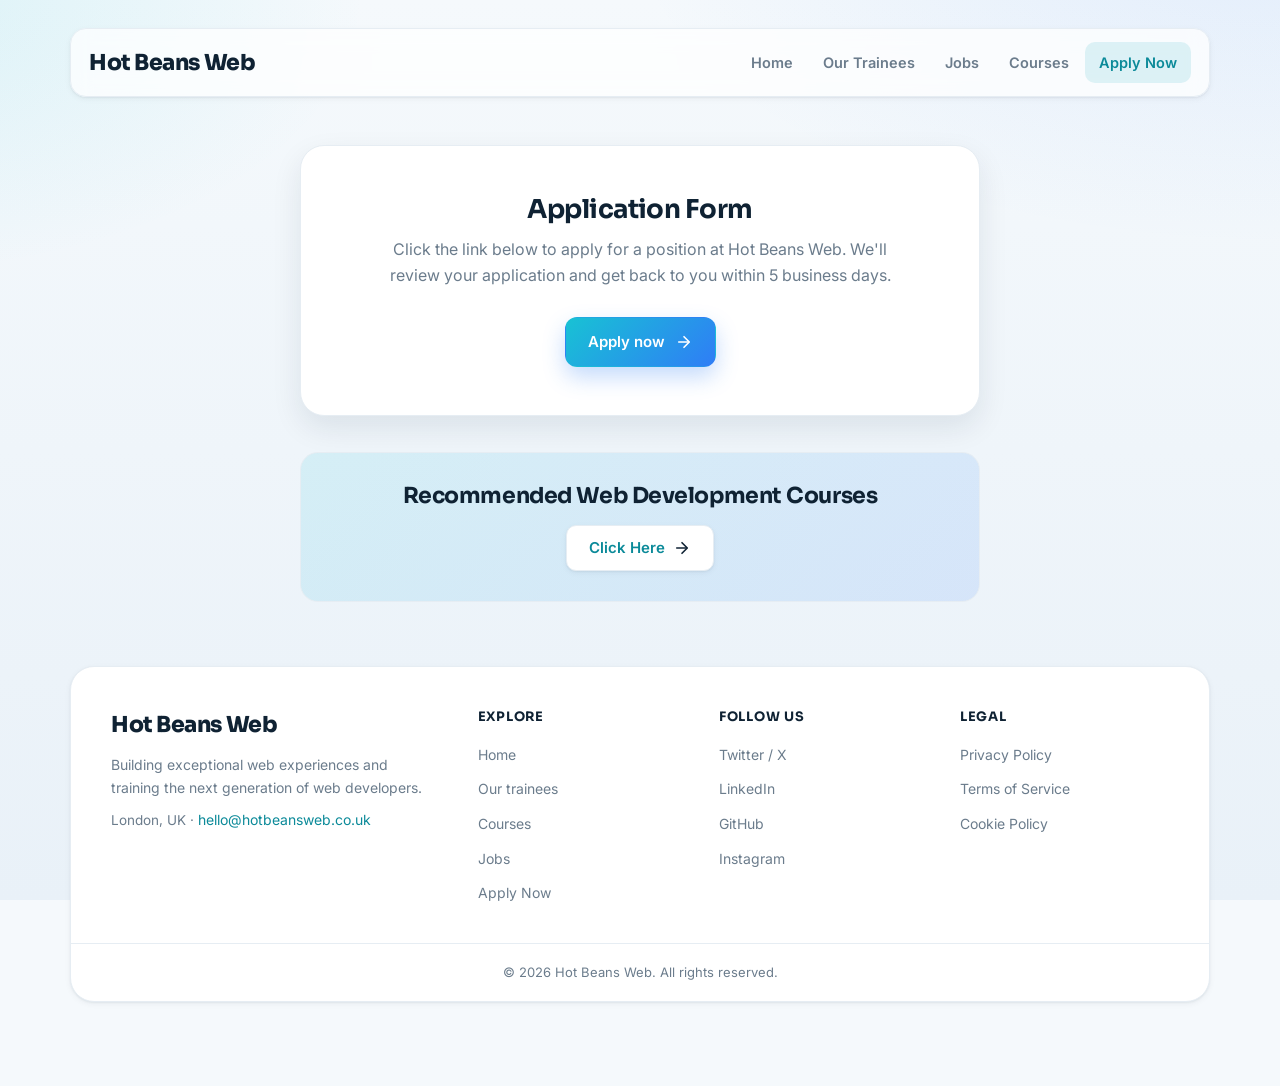
<file: apply.html>
<!DOCTYPE html>
<html lang="en">
<head>
  <meta charset="UTF-8">
  <meta name="viewport" content="width=device-width, initial-scale=1.0">
  <title>Hot Beans Web - Apply Now</title>
  <link rel="stylesheet" href="css/style.css">
</head>
<body>
  <div class="frame">
    <div class="wrap">

      <div id="site-header"></div>

      <section class="apply-wrap">
        <h2>Application Form</h2>
        <p>Click the link below to apply for a position at Hot Beans Web. We'll review your application and get back to you within 5 business days.</p>
        <a class="btn btn--cyan" href="https://docs.google.com/forms/d/e/1FAIpQLScm8ack-cFc1Bl6--9ZCEAIr3BD3UZqUUaQEHbzPcA5n_7Fcw/viewform" target="_blank">Apply now</a>
      </section>

      <div class="courses-cta">
        <h2>Recommended Web Development Courses</h2>
        <a class="btn btn--light" href="courses.html">Click Here</a>
      </div>

      <div id="site-footer"></div>

    </div>
  </div>
  <script src="js/header.js"></script>
  <script src="js/footer.js"></script>
  <script src="js/script.js"></script>
</body>
</html>
</file>
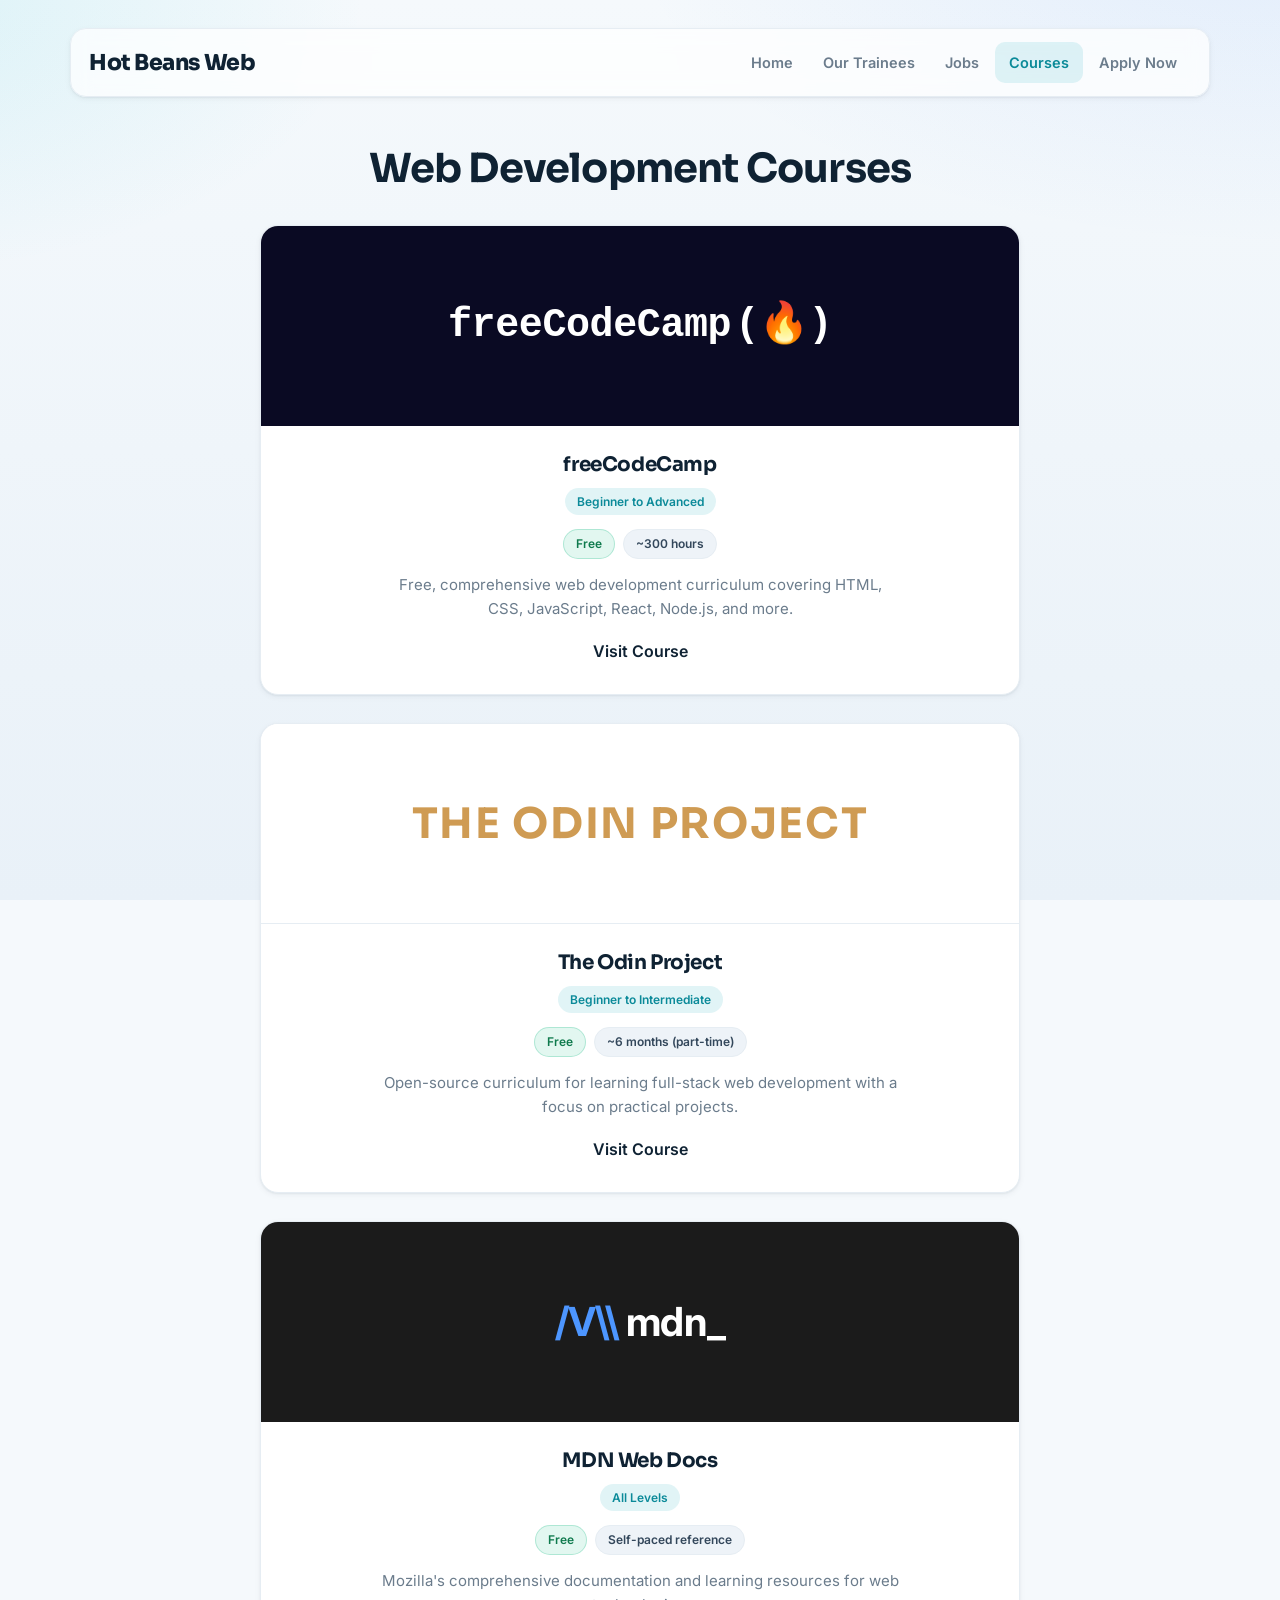
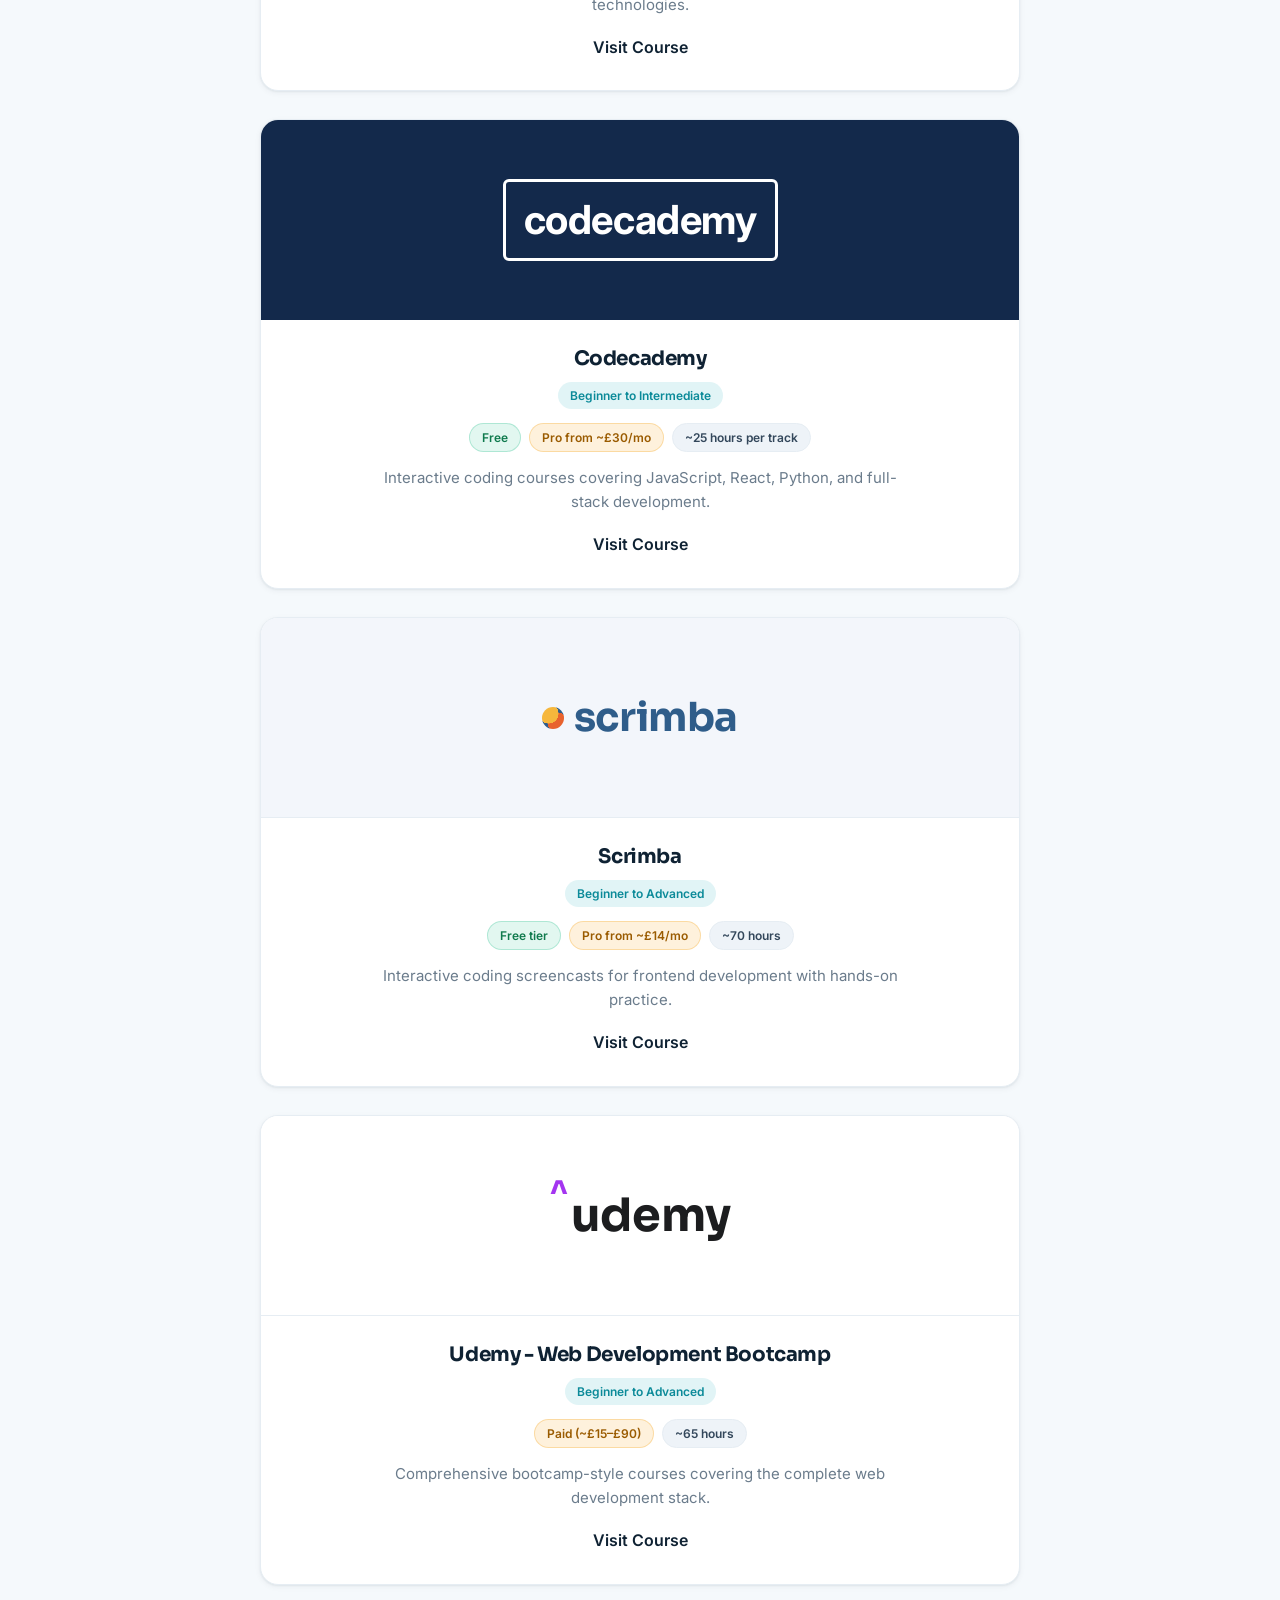
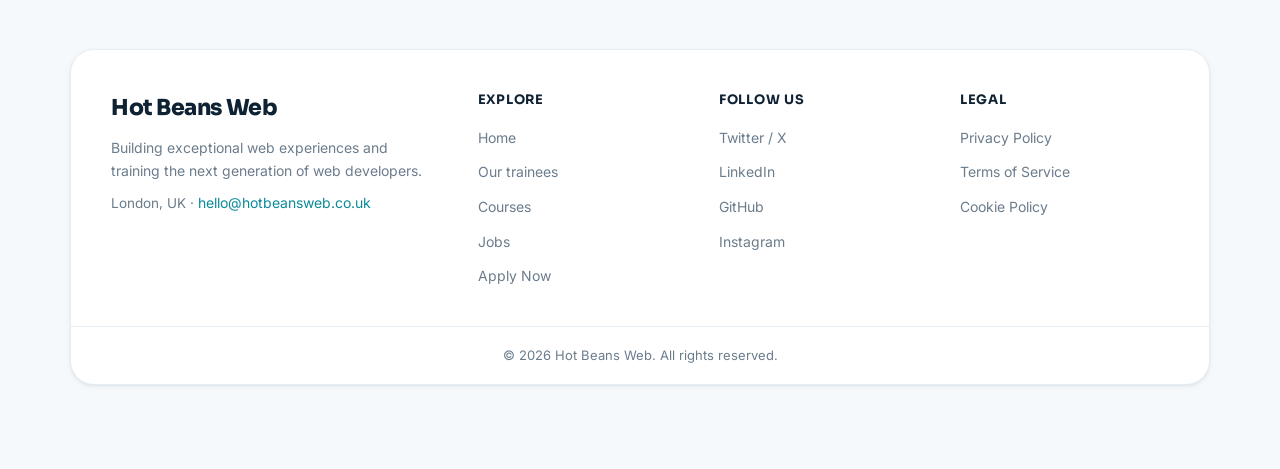
<file: courses.html>
<!DOCTYPE html>
<html lang="en">
<head>
  <meta charset="UTF-8">
  <meta name="viewport" content="width=device-width, initial-scale=1.0">
  <title>Hot Beans Web - Web Development Courses</title>
  <link rel="stylesheet" href="css/style.css">
</head>
<body>
  <div class="frame">
    <div class="wrap">

      <div id="site-header"></div>

      <h1 class="courses-title">Web Development Courses</h1>

      <section class="courses-list">
        <article class="course-item">
          <div class="course-banner course-banner--fcc">
            <span class="logo logo--fcc">freeCodeCamp<span class="logo-flame">(&#128293;)</span></span>
          </div>
          <div class="course-info">
            <h3>freeCodeCamp</h3>
            <span class="level">Beginner to Advanced</span>
            <div class="course-meta">
              <span class="meta-tag meta-tag--free">Free</span>
              <span class="meta-tag">~300 hours</span>
            </div>
            <p>Free, comprehensive web development curriculum covering HTML, CSS, JavaScript, React, Node.js, and more.</p>
            <a href="https://www.freecodecamp.org/" target="_blank">Visit Course</a>
          </div>
        </article>

        <article class="course-item">
          <div class="course-banner course-banner--odin">
            <span class="logo logo--odin">The Odin Project</span>
          </div>
          <div class="course-info">
            <h3>The Odin Project</h3>
            <span class="level">Beginner to Intermediate</span>
            <div class="course-meta">
              <span class="meta-tag meta-tag--free">Free</span>
              <span class="meta-tag">~6 months (part-time)</span>
            </div>
            <p>Open-source curriculum for learning full-stack web development with a focus on practical projects.</p>
            <a href="https://www.theodinproject.com/" target="_blank">Visit Course</a>
          </div>
        </article>

        <article class="course-item">
          <div class="course-banner course-banner--mdn">
            <span class="logo logo--mdn"><span class="logo-m">/V\\</span> mdn_</span>
          </div>
          <div class="course-info">
            <h3>MDN Web Docs</h3>
            <span class="level">All Levels</span>
            <div class="course-meta">
              <span class="meta-tag meta-tag--free">Free</span>
              <span class="meta-tag">Self-paced reference</span>
            </div>
            <p>Mozilla's comprehensive documentation and learning resources for web technologies.</p>
            <a href="https://developer.mozilla.org/en-US/docs/Web" target="_blank">Visit Course</a>
          </div>
        </article>

        <article class="course-item">
          <div class="course-banner course-banner--codecademy">
            <span class="logo logo--codecademy">codecademy</span>
          </div>
          <div class="course-info">
            <h3>Codecademy</h3>
            <span class="level">Beginner to Intermediate</span>
            <div class="course-meta">
              <span class="meta-tag meta-tag--free">Free</span>
              <span class="meta-tag meta-tag--paid">Pro from ~&pound;30/mo</span>
              <span class="meta-tag">~25 hours per track</span>
            </div>
            <p>Interactive coding courses covering JavaScript, React, Python, and full-stack development.</p>
            <a href="https://www.codecademy.com/" target="_blank">Visit Course</a>
          </div>
        </article>

        <article class="course-item">
          <div class="course-banner course-banner--scrimba">
            <span class="logo logo--scrimba"><span class="logo-dots"></span>scrimba</span>
          </div>
          <div class="course-info">
            <h3>Scrimba</h3>
            <span class="level">Beginner to Advanced</span>
            <div class="course-meta">
              <span class="meta-tag meta-tag--free">Free tier</span>
              <span class="meta-tag meta-tag--paid">Pro from ~&pound;14/mo</span>
              <span class="meta-tag">~70 hours</span>
            </div>
            <p>Interactive coding screencasts for frontend development with hands-on practice.</p>
            <a href="https://scrimba.com/" target="_blank">Visit Course</a>
          </div>
        </article>

        <article class="course-item">
          <div class="course-banner course-banner--udemy">
            <span class="logo logo--udemy"><span class="logo-chevron">&#94;</span>udemy</span>
          </div>
          <div class="course-info">
            <h3>Udemy - Web Development Bootcamp</h3>
            <span class="level">Beginner to Advanced</span>
            <div class="course-meta">
              <span class="meta-tag meta-tag--paid">Paid (~&pound;15&ndash;&pound;90)</span>
              <span class="meta-tag">~65 hours</span>
            </div>
            <p>Comprehensive bootcamp-style courses covering the complete web development stack.</p>
            <a href="https://www.udemy.com/course/the-complete-web-development-bootcamp/" target="_blank">Visit Course</a>
          </div>
        </article>
      </section>

      <div id="site-footer"></div>

    </div>
  </div>
  <script src="js/header.js"></script>
  <script src="js/footer.js"></script>
  <script src="js/script.js"></script>
</body>
</html>
</file>
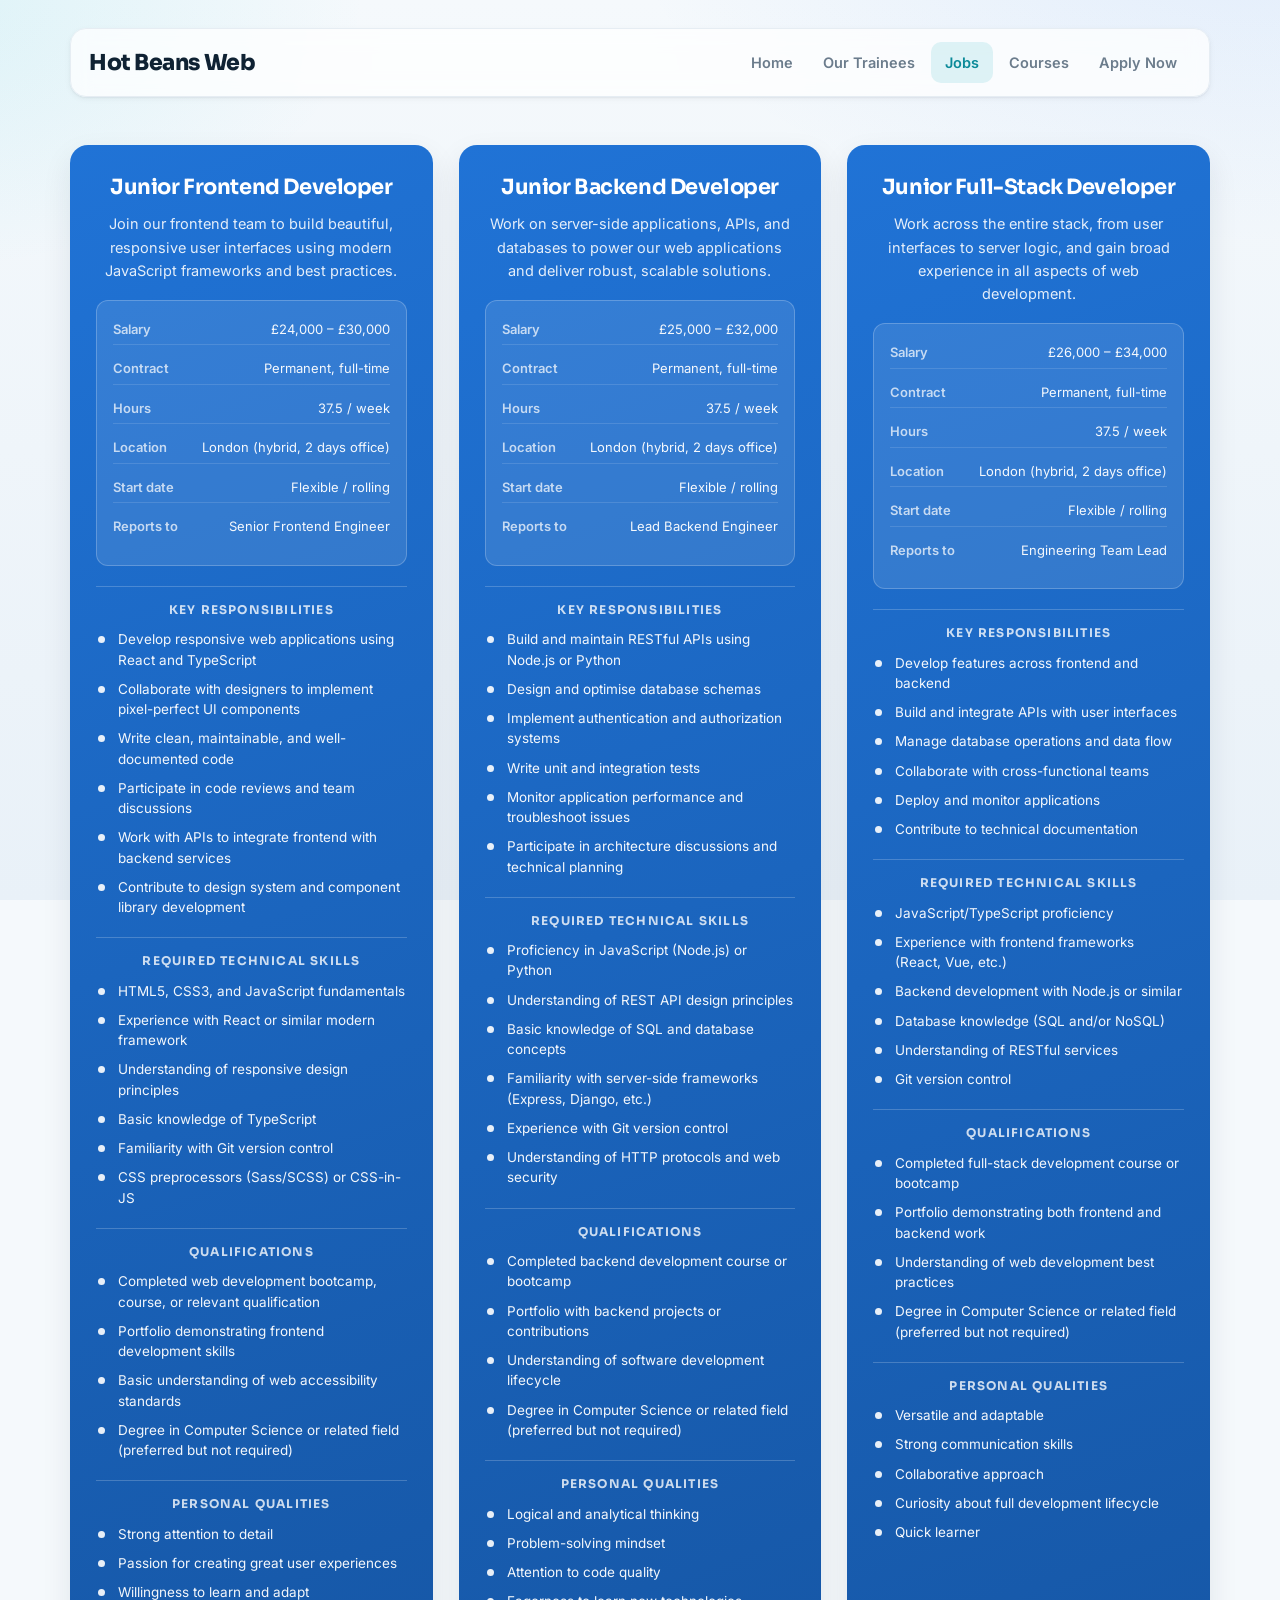
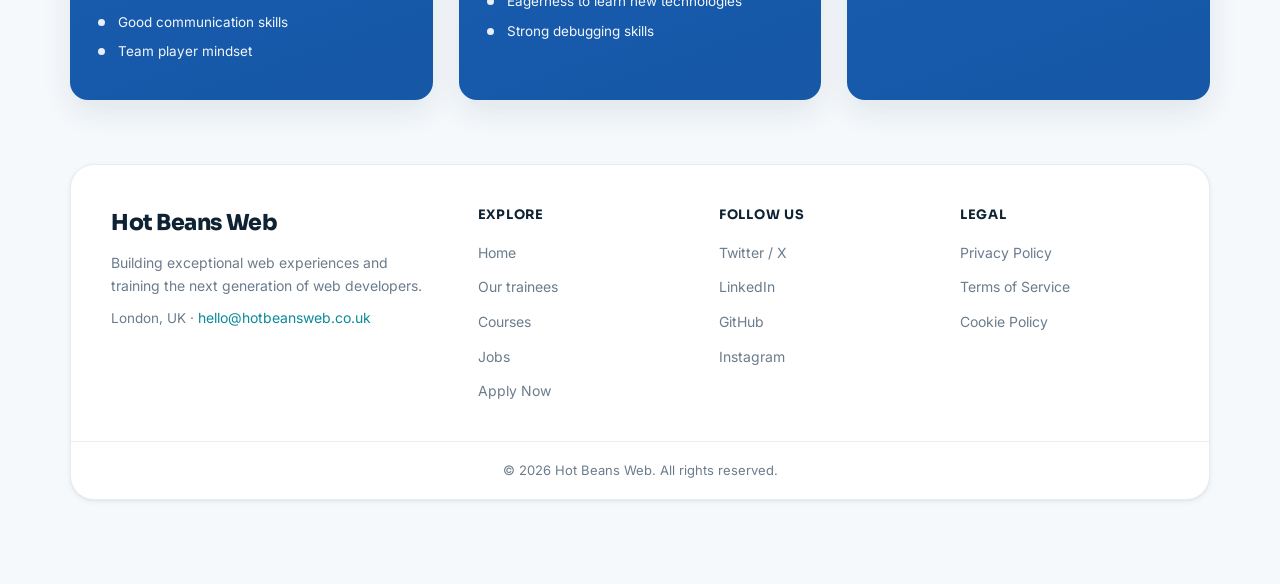
<file: jobs.html>
<!DOCTYPE html>
<html lang="en">
<head>
  <meta charset="UTF-8">
  <meta name="viewport" content="width=device-width, initial-scale=1.0">
  <title>Hot Beans Web - Jobs &amp; Qualifications</title>
  <link rel="stylesheet" href="css/style.css">
</head>
<body>
  <div class="frame">
    <div class="wrap">

      <div id="site-header"></div>

      <section class="jobs-grid">

        <article class="job job--frontend">
          <h2>Junior Frontend Developer</h2>
          <p>Join our frontend team to build beautiful, responsive user interfaces using modern JavaScript frameworks and best practices.</p>

          <ul class="job-meta">
            <li><span class="meta-key">Salary</span><span class="meta-val">&pound;24,000 &ndash; &pound;30,000</span></li>
            <li><span class="meta-key">Contract</span><span class="meta-val">Permanent, full-time</span></li>
            <li><span class="meta-key">Hours</span><span class="meta-val">37.5 / week</span></li>
            <li><span class="meta-key">Location</span><span class="meta-val">London (hybrid, 2 days office)</span></li>
            <li><span class="meta-key">Start date</span><span class="meta-val">Flexible / rolling</span></li>
            <li><span class="meta-key">Reports to</span><span class="meta-val">Senior Frontend Engineer</span></li>
          </ul>

          <h3>Key Responsibilities</h3>
          <ul>
            <li>Develop responsive web applications using React and TypeScript</li>
            <li>Collaborate with designers to implement pixel-perfect UI components</li>
            <li>Write clean, maintainable, and well-documented code</li>
            <li>Participate in code reviews and team discussions</li>
            <li>Work with APIs to integrate frontend with backend services</li>
            <li>Contribute to design system and component library development</li>
          </ul>

          <h3>Required Technical Skills</h3>
          <ul>
            <li>HTML5, CSS3, and JavaScript fundamentals</li>
            <li>Experience with React or similar modern framework</li>
            <li>Understanding of responsive design principles</li>
            <li>Basic knowledge of TypeScript</li>
            <li>Familiarity with Git version control</li>
            <li>CSS preprocessors (Sass/SCSS) or CSS-in-JS</li>
          </ul>

          <h3>Qualifications</h3>
          <ul>
            <li>Completed web development bootcamp, course, or relevant qualification</li>
            <li>Portfolio demonstrating frontend development skills</li>
            <li>Basic understanding of web accessibility standards</li>
            <li>Degree in Computer Science or related field (preferred but not required)</li>
          </ul>

          <h3>Personal Qualities</h3>
          <ul>
            <li>Strong attention to detail</li>
            <li>Passion for creating great user experiences</li>
            <li>Willingness to learn and adapt</li>
            <li>Good communication skills</li>
            <li>Team player mindset</li>
          </ul>
        </article>

        <article class="job job--backend">
          <h2>Junior Backend Developer</h2>
          <p>Work on server-side applications, APIs, and databases to power our web applications and deliver robust, scalable solutions.</p>

          <ul class="job-meta">
            <li><span class="meta-key">Salary</span><span class="meta-val">&pound;25,000 &ndash; &pound;32,000</span></li>
            <li><span class="meta-key">Contract</span><span class="meta-val">Permanent, full-time</span></li>
            <li><span class="meta-key">Hours</span><span class="meta-val">37.5 / week</span></li>
            <li><span class="meta-key">Location</span><span class="meta-val">London (hybrid, 2 days office)</span></li>
            <li><span class="meta-key">Start date</span><span class="meta-val">Flexible / rolling</span></li>
            <li><span class="meta-key">Reports to</span><span class="meta-val">Lead Backend Engineer</span></li>
          </ul>

          <h3>Key Responsibilities</h3>
          <ul>
            <li>Build and maintain RESTful APIs using Node.js or Python</li>
            <li>Design and optimise database schemas</li>
            <li>Implement authentication and authorization systems</li>
            <li>Write unit and integration tests</li>
            <li>Monitor application performance and troubleshoot issues</li>
            <li>Participate in architecture discussions and technical planning</li>
          </ul>

          <h3>Required Technical Skills</h3>
          <ul>
            <li>Proficiency in JavaScript (Node.js) or Python</li>
            <li>Understanding of REST API design principles</li>
            <li>Basic knowledge of SQL and database concepts</li>
            <li>Familiarity with server-side frameworks (Express, Django, etc.)</li>
            <li>Experience with Git version control</li>
            <li>Understanding of HTTP protocols and web security</li>
          </ul>

          <h3>Qualifications</h3>
          <ul>
            <li>Completed backend development course or bootcamp</li>
            <li>Portfolio with backend projects or contributions</li>
            <li>Understanding of software development lifecycle</li>
            <li>Degree in Computer Science or related field (preferred but not required)</li>
          </ul>

          <h3>Personal Qualities</h3>
          <ul>
            <li>Logical and analytical thinking</li>
            <li>Problem-solving mindset</li>
            <li>Attention to code quality</li>
            <li>Eagerness to learn new technologies</li>
            <li>Strong debugging skills</li>
          </ul>
        </article>

        <article class="job job--fullstack">
          <h2>Junior Full-Stack Developer</h2>
          <p>Work across the entire stack, from user interfaces to server logic, and gain broad experience in all aspects of web development.</p>

          <ul class="job-meta">
            <li><span class="meta-key">Salary</span><span class="meta-val">&pound;26,000 &ndash; &pound;34,000</span></li>
            <li><span class="meta-key">Contract</span><span class="meta-val">Permanent, full-time</span></li>
            <li><span class="meta-key">Hours</span><span class="meta-val">37.5 / week</span></li>
            <li><span class="meta-key">Location</span><span class="meta-val">London (hybrid, 2 days office)</span></li>
            <li><span class="meta-key">Start date</span><span class="meta-val">Flexible / rolling</span></li>
            <li><span class="meta-key">Reports to</span><span class="meta-val">Engineering Team Lead</span></li>
          </ul>

          <h3>Key Responsibilities</h3>
          <ul>
            <li>Develop features across frontend and backend</li>
            <li>Build and integrate APIs with user interfaces</li>
            <li>Manage database operations and data flow</li>
            <li>Collaborate with cross-functional teams</li>
            <li>Deploy and monitor applications</li>
            <li>Contribute to technical documentation</li>
          </ul>

          <h3>Required Technical Skills</h3>
          <ul>
            <li>JavaScript/TypeScript proficiency</li>
            <li>Experience with frontend frameworks (React, Vue, etc.)</li>
            <li>Backend development with Node.js or similar</li>
            <li>Database knowledge (SQL and/or NoSQL)</li>
            <li>Understanding of RESTful services</li>
            <li>Git version control</li>
          </ul>

          <h3>Qualifications</h3>
          <ul>
            <li>Completed full-stack development course or bootcamp</li>
            <li>Portfolio demonstrating both frontend and backend work</li>
            <li>Understanding of web development best practices</li>
            <li>Degree in Computer Science or related field (preferred but not required)</li>
          </ul>

          <h3>Personal Qualities</h3>
          <ul>
            <li>Versatile and adaptable</li>
            <li>Strong communication skills</li>
            <li>Collaborative approach</li>
            <li>Curiosity about full development lifecycle</li>
            <li>Quick learner</li>
          </ul>
        </article>

      </section>

      <div id="site-footer"></div>

    </div>
  </div>
  <script src="js/header.js"></script>
  <script src="js/footer.js"></script>
  <script src="js/script.js"></script>
</body>
</html>
</file>
<file: css/style.css>
@import url('https://fonts.googleapis.com/css2?family=Inter:wght@400;500;600;700&family=Sora:wght@600;700;800&display=swap');

/* Hot Beans Web - professional polish (structure preserved) */

:root {
  --ink: #0f2233;
  --body: #33475b;
  --muted: #6b7c8c;
  --line: #e6edf3;
  --surface: #ffffff;
  --bg-1: #f5f9fc;
  --bg-2: #e9f1f8;
  --brand: #0ea5b7;
  --brand-strong: #0b8a99;
  --accent: #2f7df6;
  --grad: linear-gradient(135deg, #18c2d4 0%, #2f7df6 100%);
  --grad-soft: linear-gradient(135deg, rgba(24, 194, 212, 0.12), rgba(47, 125, 246, 0.12));
  --job: linear-gradient(160deg, #2073d6 0%, #1657a6 100%);
  --radius: 18px;
  --shadow-sm: 0 1px 2px rgba(15, 34, 51, 0.06), 0 2px 6px rgba(15, 34, 51, 0.05);
  --shadow: 0 12px 30px rgba(15, 34, 51, 0.09);
  --shadow-lg: 0 24px 50px rgba(15, 34, 51, 0.14);
}

* { margin: 0; padding: 0; box-sizing: border-box; }

html { scroll-behavior: smooth; }

body {
  font-family: 'Inter', -apple-system, BlinkMacSystemFont, 'Segoe UI', Roboto, Helvetica, Arial, sans-serif;
  color: var(--body);
  background: var(--bg-1);
  line-height: 1.6;
  -webkit-font-smoothing: antialiased;
  text-rendering: optimizeLegibility;
}

h1, h2, h3 {
  font-family: 'Sora', 'Inter', sans-serif;
  color: var(--ink);
  line-height: 1.2;
  letter-spacing: -0.02em;
}

.frame {
  min-height: 100vh;
  background:
    radial-gradient(1100px 560px at 100% -10%, rgba(47, 125, 246, 0.10), transparent 60%),
    radial-gradient(900px 500px at -10% 0%, rgba(24, 194, 212, 0.12), transparent 55%),
    linear-gradient(180deg, var(--bg-1) 0%, var(--bg-2) 100%);
  background-attachment: fixed;
  padding: 28px 24px 84px;
}
.wrap { max-width: 1140px; margin: 0 auto; }

/* ---------- Header / nav ---------- */
.site-header {
  display: flex;
  align-items: center;
  justify-content: space-between;
  gap: 20px;
  flex-wrap: wrap;
  margin-bottom: 48px;
  padding: 13px 18px;
  background: rgba(255, 255, 255, 0.72);
  border: 1px solid var(--line);
  border-radius: 16px;
  box-shadow: var(--shadow-sm);
  -webkit-backdrop-filter: blur(10px);
  backdrop-filter: blur(10px);
  position: sticky;
  top: 16px;
  z-index: 50;
}
.brand {
  font-family: 'Sora', 'Inter', sans-serif;
  font-weight: 800;
  letter-spacing: -0.02em;
  color: var(--ink);
}
.brand--xl { font-size: clamp(20px, 2.4vw, 26px); line-height: 1.1; }
.brand--sm { font-size: 22px; }

.main-nav {
  display: flex;
  align-items: center;
  gap: 2px;
  flex-wrap: wrap;
  list-style: none;
}
.nav-tab {
  display: inline-flex;
  align-items: center;
  text-align: center;
  padding: 9px 14px;
  border-radius: 10px;
  color: var(--muted);
  text-decoration: none;
  font-size: 14.5px;
  font-weight: 600;
  white-space: nowrap;
  transition: background 0.18s ease, color 0.18s ease;
}
.nav-tab:hover { background: #eef3f8; color: var(--ink); }
.nav-tab.active { background: rgba(14, 165, 183, 0.12); color: var(--brand-strong); }

.nav-toggle {
  display: none;
  align-items: center;
  gap: 8px;
  padding: 9px 15px;
  font: inherit;
  font-weight: 600;
  background: #fff;
  border: 1px solid var(--line);
  border-radius: 10px;
  box-shadow: var(--shadow-sm);
  color: var(--ink);
  cursor: pointer;
}
.nav-toggle:hover { background: #f8fafc; }
.nav-toggle[aria-expanded="true"] { background: var(--brand); border-color: var(--brand); color: #fff; }

/* ---------- Buttons ---------- */
.btn {
  display: inline-flex;
  align-items: center;
  gap: 10px;
  padding: 12px 22px;
  font-weight: 600;
  font-size: 15px;
  letter-spacing: 0;
  text-transform: none;
  text-decoration: none;
  border: 1px solid transparent;
  border-radius: 12px;
  cursor: pointer;
  transition: transform 0.18s ease, box-shadow 0.18s ease, background 0.18s ease, border-color 0.18s ease;
}
.btn::after {
  content: "";
  width: 18px; height: 18px;
  flex: none;
  background: no-repeat center/contain url("data:image/svg+xml,%3Csvg xmlns='http://www.w3.org/2000/svg' viewBox='0 0 24 24' fill='none' stroke='%230f2233' stroke-width='2.2' stroke-linecap='round' stroke-linejoin='round'%3E%3Cpath d='M5 12h13'/%3E%3Cpath d='M12 5l7 7-7 7'/%3E%3C/svg%3E");
  transition: transform 0.18s ease;
}
.btn:hover::after { transform: translateX(3px); }
.btn--light {
  background: #fff;
  color: var(--ink);
  border-color: var(--line);
  box-shadow: var(--shadow-sm);
}
.btn--light:hover { border-color: #cdd9e3; transform: translateY(-1px); box-shadow: var(--shadow); }
.btn--cyan {
  background: var(--grad);
  color: #fff;
  box-shadow: 0 10px 22px rgba(47, 125, 246, 0.28);
}
.btn--cyan:hover { transform: translateY(-1px); box-shadow: 0 14px 28px rgba(47, 125, 246, 0.36); filter: brightness(1.03); }
.btn--cyan::after {
  background-image: url("data:image/svg+xml,%3Csvg xmlns='http://www.w3.org/2000/svg' viewBox='0 0 24 24' fill='none' stroke='%23ffffff' stroke-width='2.2' stroke-linecap='round' stroke-linejoin='round'%3E%3Cpath d='M5 12h13'/%3E%3Cpath d='M12 5l7 7-7 7'/%3E%3C/svg%3E");
}

.text-link {
  display: inline-flex;
  align-items: center;
  gap: 8px;
  font-family: 'Sora', 'Inter', sans-serif;
  font-size: 18px;
  font-weight: 600;
  color: var(--brand-strong);
  text-decoration: none;
}
.text-link:hover { color: var(--accent); }

/* ---------- Home: welcome + about ---------- */
.welcome {
  font-family: 'Sora', 'Inter', sans-serif;
  font-size: clamp(32px, 5vw, 52px);
  font-weight: 800;
  color: var(--ink);
  letter-spacing: -0.03em;
  line-height: 1.05;
  text-transform: none;
  margin: 8px 0 26px;
  max-width: 760px;
}
.btn-row { display: flex; gap: 14px; flex-wrap: wrap; margin-bottom: 56px; }

.about {
  display: grid;
  grid-template-columns: 1.05fr 1fr;
  gap: 48px;
  align-items: center;
  margin-bottom: 64px;
  background: var(--surface);
  border: 1px solid var(--line);
  border-radius: 24px;
  padding: 44px;
  box-shadow: var(--shadow);
}
.about h2 { font-size: clamp(24px, 3vw, 32px); margin-bottom: 14px; }
.about p { font-size: 16px; color: var(--body); margin-bottom: 14px; max-width: 540px; }
.about-img {
  width: 100%;
  border: none;
  border-radius: 18px;
  display: block;
  aspect-ratio: 16 / 11;
  object-fit: cover;
  box-shadow: var(--shadow);
}

.cta-center {
  text-align: center;
  max-width: 840px;
  margin: 0 auto 64px;
  background: var(--grad);
  border-radius: 24px;
  padding: 52px 40px;
  box-shadow: var(--shadow-lg);
}
.cta-center h2 { color: #fff; font-size: clamp(22px, 3vw, 30px); margin-bottom: 12px; }
.cta-center p { color: rgba(255, 255, 255, 0.92); margin-bottom: 26px; font-size: 16px; }
.cta-center .btn { margin: 0 auto; }

/* ---------- Home: company profile (folded in) ---------- */
.company {
  display: grid;
  grid-template-columns: 0.9fr 1fr 1.2fr;
  gap: 36px;
  align-items: center;
  margin-bottom: 64px;
  background: var(--surface);
  border: 1px solid var(--line);
  border-radius: 24px;
  padding: 40px;
  box-shadow: var(--shadow);
}
.company-intro h2 { font-size: clamp(22px, 2.6vw, 28px); margin-bottom: 12px; }
.company-intro p { font-size: 15px; color: var(--muted); }
.company-img { width: 100%; display: block; border-radius: 16px; aspect-ratio: 4 / 3; object-fit: cover; box-shadow: var(--shadow); }
.company-story h3 { font-size: 20px; margin-bottom: 10px; }
.company-story p { font-size: 14.5px; color: var(--body); margin-bottom: 12px; }

/* ---------- Company profile page (story) ---------- */
.page-intro { text-align: center; max-width: 760px; margin: 0 auto 44px; }
.page-intro h1 { font-size: clamp(30px, 4vw, 42px); margin-bottom: 12px; }
.page-intro p { font-size: 17px; color: var(--muted); }

.story-grid {
  display: grid;
  grid-template-columns: 1fr 1.1fr;
  gap: 44px;
  align-items: center;
  margin-bottom: 56px;
  background: var(--surface);
  border: 1px solid var(--line);
  border-radius: 24px;
  padding: 44px;
  box-shadow: var(--shadow);
}
.story-img { width: 100%; display: block; border-radius: 18px; aspect-ratio: 4 / 3; object-fit: cover; box-shadow: var(--shadow); }
.story-text h2 { font-size: clamp(24px, 3vw, 32px); margin-bottom: 14px; }
.story-text p { font-size: 16px; color: var(--body); margin-bottom: 14px; }

.why { text-align: center; max-width: 720px; margin: 0 auto 36px; }
.why h2 { font-size: clamp(24px, 3vw, 30px); margin-bottom: 10px; }
.why p { font-size: 16px; color: var(--muted); }

.perks-grid {
  display: grid;
  grid-template-columns: repeat(3, 1fr);
  gap: 20px;
  max-width: 980px;
  margin: 0 auto 56px;
}
.perk {
  background: var(--surface);
  border: 1px solid var(--line);
  border-radius: 16px;
  padding: 26px 22px;
  text-align: center;
  box-shadow: var(--shadow-sm);
  transition: transform 0.18s ease, box-shadow 0.18s ease;
}
.perk:hover { transform: translateY(-3px); box-shadow: var(--shadow); }
.perk h3 { font-size: 16px; margin-bottom: 8px; }
.perk p { font-size: 14px; color: var(--muted); }

.home-apply { text-align: center; margin-top: 8px; }
.home-apply .btn { margin: 0 auto; }

/* ---------- Trainees ---------- */
.trainees-grid {
  display: grid;
  grid-template-columns: repeat(3, 1fr);
  gap: 28px;
  margin: 36px 0 56px;
}
.trainee {
  background: var(--surface);
  border: 1px solid var(--line);
  border-radius: 18px;
  padding: 30px 24px;
  text-align: center;
  box-shadow: var(--shadow-sm);
  transition: transform 0.18s ease, box-shadow 0.18s ease;
}
.trainee:hover { transform: translateY(-3px); box-shadow: var(--shadow); }
.trainee img {
  width: 100%;
  height: 240px;
  object-fit: cover;
  display: block;
  margin: 0 auto 18px;
  border-radius: 14px;
  box-shadow: var(--shadow-sm);
}
.trainee h3 { font-size: 18px; margin-bottom: 8px; }
.trainee p { font-size: 14px; font-weight: 400; color: var(--muted); margin-bottom: 10px; }
.trainee .skills { font-size: 13.5px; color: var(--body); }
.trainee .skills strong { color: var(--ink); }

.next {
  text-align: center;
  max-width: 820px;
  margin: 0 auto 40px;
  background: var(--surface);
  border: 1px solid var(--line);
  border-radius: 20px;
  padding: 34px;
  box-shadow: var(--shadow-sm);
}
.next h2 { font-size: 22px; margin-bottom: 10px; }
.next p { font-size: 16px; color: var(--muted); }

/* ---------- Jobs (refined blue columns) ---------- */
.jobs-grid {
  display: grid;
  grid-template-columns: repeat(3, 1fr);
  gap: 26px;
  margin-top: 36px;
}
.job {
  background: var(--job);
  color: #ffffff;
  border-radius: 18px;
  padding: 30px 26px;
  text-align: center;
  box-shadow: var(--shadow);
  transition: transform 0.18s ease, box-shadow 0.18s ease;
}
.job:hover { transform: translateY(-4px); box-shadow: var(--shadow-lg); }
.job h2 { color: #ffffff; font-size: 21px; margin-bottom: 12px; }
.job > p { color: rgba(255, 255, 255, 0.88); font-size: 14.5px; margin-bottom: 18px; }
.job h3 {
  color: rgba(255, 255, 255, 0.78);
  font-size: 12px;
  letter-spacing: 0.1em;
  text-transform: uppercase;
  margin: 20px 0 12px;
  padding-top: 16px;
  border-top: 1px solid rgba(255, 255, 255, 0.2);
}
.job ul { list-style: none; }
.job li {
  position: relative;
  padding-left: 22px;
  text-align: left;
  color: rgba(255, 255, 255, 0.95);
  font-size: 13.5px;
  margin-bottom: 9px;
  line-height: 1.5;
}
.job li::before {
  content: "";
  position: absolute;
  left: 2px;
  top: 7px;
  width: 7px;
  height: 7px;
  border-radius: 50%;
  background: rgba(255, 255, 255, 0.9);
}

/* ---------- Apply ---------- */
.apply-wrap {
  text-align: center;
  max-width: 680px;
  margin: 30px auto 36px;
  background: var(--surface);
  border: 1px solid var(--line);
  border-radius: 24px;
  padding: 48px 40px;
  box-shadow: var(--shadow);
}
.apply-wrap h2 { font-size: 26px; margin-bottom: 12px; }
.apply-wrap p { font-size: 16px; color: var(--muted); max-width: 520px; margin: 0 auto 28px; }
.apply-wrap .btn { margin: 0 auto; }

.courses-cta { text-align: center; max-width: 680px; margin: 0 auto 24px; background: var(--grad-soft); border: 1px solid var(--line); border-radius: 18px; padding: 30px; }
.courses-cta h2 { font-size: 22px; margin-bottom: 16px; }
.courses-cta a {
  display: inline-flex;
  align-items: center;
  gap: 8px;
  background: #fff;
  border: 1px solid var(--line);
  border-radius: 10px;
  padding: 10px 22px;
  color: var(--brand-strong);
  font-weight: 600;
  text-decoration: none;
  box-shadow: var(--shadow-sm);
  transition: transform 0.18s ease, box-shadow 0.18s ease, color 0.18s ease;
}
.courses-cta a:hover { color: var(--accent); transform: translateY(-1px); box-shadow: var(--shadow); }

/* ---------- Courses ---------- */
.courses-title { font-size: clamp(28px, 4vw, 40px); margin: 6px 0 32px; text-align: center; }
.courses-list {
  display: flex;
  flex-direction: column;
  gap: 28px;
  max-width: 760px;
  margin: 0 auto;
}
.course-item {
  background: var(--surface);
  border: 1px solid var(--line);
  border-radius: var(--radius);
  overflow: hidden;
  box-shadow: var(--shadow-sm);
  transition: transform 0.18s ease, box-shadow 0.18s ease;
}
.course-item:hover { transform: translateY(-4px); box-shadow: var(--shadow); }

/* Logo banner (image area) */
.course-banner {
  display: flex;
  align-items: center;
  justify-content: center;
  min-height: 200px;
  padding: 36px 24px;
}
.course-info {
  padding: 26px 24px 30px;
  text-align: center;
  display: flex;
  flex-direction: column;
  align-items: center;
}
.course-info h3 { font-size: 20px; line-height: 1.3; margin-bottom: 10px; }
.course-info .level {
  display: inline-block;
  font-size: 12px;
  font-weight: 600;
  color: var(--brand-strong);
  background: rgba(14, 165, 183, 0.12);
  border-radius: 999px;
  padding: 4px 12px;
  margin-bottom: 14px;
}
.course-info p { font-size: 15px; color: var(--muted); margin-bottom: 18px; max-width: 520px; }
.course-info a {
  display: inline-flex;
  align-items: center;
  gap: 6px;
  color: var(--ink);
  font-weight: 600;
  text-decoration: none;
  transition: color 0.18s ease;
}
.course-info a:hover { color: var(--brand-strong); }

/* Brand logo banners */
.logo {
  font-family: 'Sora', 'Inter', sans-serif;
  font-weight: 800;
  letter-spacing: -0.01em;
}
.course-banner--fcc { background: #0a0a23; }
.logo--fcc {
  font-family: 'Courier New', monospace;
  font-size: clamp(26px, 5vw, 40px);
  font-weight: 700;
  color: #fff;
}
.logo--fcc .logo-flame { margin-left: 4px; }

.course-banner--odin { background: #ffffff; border-bottom: 1px solid var(--line); }
.logo--odin {
  font-family: 'Trebuchet MS', 'Sora', sans-serif;
  font-size: clamp(26px, 5vw, 42px);
  font-weight: 700;
  letter-spacing: 0.04em;
  text-transform: uppercase;
  color: #cf9b53;
}

.course-banner--mdn { background: #1b1b1b; }
.logo--mdn {
  font-family: 'Inter', sans-serif;
  font-size: clamp(26px, 5vw, 40px);
  font-weight: 700;
  color: #fff;
  display: inline-flex;
  align-items: baseline;
  gap: 8px;
}
.logo--mdn .logo-m { color: #4d96ff; letter-spacing: -2px; }

.course-banner--codecademy { background: #13294b; }
.logo--codecademy {
  font-family: 'Inter', sans-serif;
  font-size: clamp(26px, 5vw, 40px);
  font-weight: 700;
  color: #fff;
  border: 3px solid #fff;
  border-radius: 6px;
  padding: 6px 18px;
}

.course-banner--scrimba { background: #f3f6fb; border-bottom: 1px solid var(--line); }
.logo--scrimba {
  font-family: 'Trebuchet MS', 'Sora', sans-serif;
  font-size: clamp(26px, 5vw, 40px);
  font-weight: 700;
  color: #2f5d8a;
  display: inline-flex;
  align-items: center;
  gap: 10px;
}
.logo--scrimba .logo-dots {
  width: 22px; height: 22px;
  border-radius: 50%;
  background:
    radial-gradient(circle at 30% 30%, #f6b73c 0 45%, transparent 46%),
    radial-gradient(circle at 70% 70%, #e8622d 0 45%, transparent 46%);
  background-color: #2f5d8a;
}

.course-banner--udemy { background: #ffffff; border-bottom: 1px solid var(--line); }
.logo--udemy {
  font-family: 'Trebuchet MS', 'Sora', sans-serif;
  font-size: clamp(28px, 5vw, 46px);
  font-weight: 700;
  color: #1c1d1f;
  display: inline-flex;
  align-items: flex-start;
  gap: 2px;
}
.logo--udemy .logo-chevron {
  color: #a435f0;
  font-size: 0.7em;
  line-height: 1;
  transform: translateY(-2px);
}

/* ---------- Responsive ---------- */
@media (max-width: 1024px) {
  .frame { padding: 24px 18px 64px; }
  .about, .company { gap: 30px; }
  .about { padding: 36px; }
  .company { grid-template-columns: 1fr 1fr; padding: 32px; }
  .company-story { grid-column: 1 / -1; }
  .perks-grid, .trainees-grid, .jobs-grid { grid-template-columns: repeat(2, 1fr); }
}

@media (max-width: 860px) {
  .site-header { margin-bottom: 36px; }
  .nav-toggle { display: inline-flex; }
  .main-nav {
    display: none;
    position: absolute;
    top: calc(100% + 10px);
    right: 14px;
    width: min(280px, calc(100vw - 44px));
    flex-direction: column;
    gap: 4px;
    padding: 8px;
    background: #fff;
    border: 1px solid var(--line);
    border-radius: 14px;
    box-shadow: var(--shadow-lg);
  }
  .main-nav.is-open { display: flex; }
  .nav-tab { width: 100%; justify-content: flex-start; padding: 11px 14px; }

  .about, .company, .story-grid { grid-template-columns: 1fr; }
  .company-story { grid-column: auto; }
  .about-img, .company-img, .story-img { max-width: 560px; width: 100%; }
  .cta-center { padding: 40px 26px; }
}

@media (max-width: 600px) {
  .frame { padding: 16px 12px 52px; }
  .site-header { top: 10px; padding: 11px 14px; }
  .perks-grid, .trainees-grid, .jobs-grid, .courses-grid { grid-template-columns: 1fr; }
  .welcome { font-size: 33px; }
  .about, .apply-wrap { padding: 26px; }
}

@media (max-width: 380px) {
  .nav-tab { font-size: 14px; }
}

/* ---------- Consistent image sizing ---------- */
.about-img, .story-img { aspect-ratio: 16 / 10; height: auto; }

/* ---------- Trainee testimonials ---------- */
.trainee .testimonial {
  font-size: 13.5px;
  font-style: italic;
  color: var(--body);
  background: var(--grad-soft);
  border-left: 3px solid var(--brand);
  border-radius: 10px;
  padding: 12px 14px;
  margin: 14px 0 12px;
  text-align: left;
}
.trainee .testimonial cite {
  display: block;
  margin-top: 8px;
  font-style: normal;
  font-weight: 600;
  font-size: 12.5px;
  color: var(--muted);
}

/* ---------- Course meta (price + duration) ---------- */
.course-meta {
  display: flex;
  flex-wrap: wrap;
  justify-content: center;
  gap: 8px;
  margin-bottom: 14px;
}
.meta-tag {
  display: inline-flex;
  align-items: center;
  gap: 6px;
  font-size: 12px;
  font-weight: 600;
  color: var(--body);
  background: #eef3f8;
  border: 1px solid var(--line);
  border-radius: 999px;
  padding: 4px 12px;
}
.meta-tag--free { color: #0f7a4d; background: rgba(16, 185, 129, 0.12); border-color: rgba(16, 185, 129, 0.25); }
.meta-tag--paid { color: #9a5b00; background: rgba(245, 158, 11, 0.14); border-color: rgba(245, 158, 11, 0.28); }

/* ---------- Job specification details ---------- */
.job-meta {
  list-style: none;
  text-align: left;
  background: rgba(255, 255, 255, 0.1);
  border: 1px solid rgba(255, 255, 255, 0.22);
  border-radius: 12px;
  padding: 14px 16px;
  margin-bottom: 18px;
}
.job-meta li {
  display: flex;
  justify-content: space-between;
  gap: 12px;
  font-size: 13px;
  color: rgba(255, 255, 255, 0.95);
  padding: 5px 0;
  padding-left: 0;
  border-bottom: 1px solid rgba(255, 255, 255, 0.12);
}
.job-meta li::before { content: none; display: none; }
.job-meta li:last-child { border-bottom: none; }
.job-meta .meta-key { color: rgba(255, 255, 255, 0.72); font-weight: 600; }
.job-meta .meta-val { text-align: right; }

/* ---------- Company projects ---------- */
.projects { max-width: 720px; margin: 0 auto 30px; text-align: center; }
.projects h2 { font-size: clamp(24px, 3vw, 30px); margin-bottom: 10px; }
.projects p { font-size: 16px; color: var(--muted); }
.projects-grid {
  display: grid;
  grid-template-columns: repeat(3, 1fr);
  gap: 20px;
  max-width: 980px;
  margin: 0 auto 56px;
}
.project {
  background: var(--surface);
  border: 1px solid var(--line);
  border-radius: 16px;
  padding: 26px 22px;
  text-align: left;
  box-shadow: var(--shadow-sm);
  transition: transform 0.18s ease, box-shadow 0.18s ease;
}
.project:hover { transform: translateY(-3px); box-shadow: var(--shadow); }
.project .project-tag {
  display: inline-block;
  font-size: 11.5px;
  font-weight: 600;
  letter-spacing: 0.04em;
  text-transform: uppercase;
  color: var(--brand-strong);
  background: rgba(14, 165, 183, 0.12);
  border-radius: 999px;
  padding: 3px 11px;
  margin-bottom: 12px;
}
.project h3 { font-size: 17px; margin-bottom: 8px; }
.project p { font-size: 14px; color: var(--muted); margin-bottom: 10px; }
.project .project-stack { font-size: 12.5px; color: var(--body); }
.project .project-stack strong { color: var(--ink); }

/* ---------- Footer ---------- */
.site-footer {
  margin-top: 64px;
  background: var(--surface);
  border: 1px solid var(--line);
  border-radius: 24px;
  box-shadow: var(--shadow-sm);
  overflow: hidden;
}
.footer-inner {
  display: grid;
  grid-template-columns: 1.6fr 1fr 1fr 1fr;
  gap: 32px;
  padding: 40px 40px 28px;
}
.footer-about .brand { display: inline-block; margin-bottom: 12px; }
.footer-about p { font-size: 14px; color: var(--muted); max-width: 320px; margin-bottom: 10px; }
.footer-about .footer-contact { font-size: 13.5px; }
.footer-about .footer-contact a { color: var(--brand-strong); text-decoration: none; }
.footer-about .footer-contact a:hover { color: var(--accent); }
.footer-col h4 {
  font-family: 'Sora', 'Inter', sans-serif;
  font-size: 13px;
  letter-spacing: 0.06em;
  text-transform: uppercase;
  color: var(--ink);
  margin-bottom: 14px;
}
.footer-col ul { list-style: none; }
.footer-col li { margin-bottom: 9px; }
.footer-col a {
  font-size: 14px;
  color: var(--muted);
  text-decoration: none;
  transition: color 0.18s ease;
}
.footer-col a:hover { color: var(--brand-strong); }
.footer-bottom {
  border-top: 1px solid var(--line);
  padding: 18px 40px;
  text-align: center;
}
.footer-bottom p { font-size: 13px; color: var(--muted); }

@media (max-width: 860px) {
  .footer-inner { grid-template-columns: 1fr 1fr; gap: 28px; padding: 32px 28px 24px; }
  .footer-about { grid-column: 1 / -1; }
}
@media (max-width: 600px) {
  .projects-grid { grid-template-columns: 1fr; }
  .footer-inner { grid-template-columns: 1fr; }
  .footer-bottom { padding: 16px 24px; }
}
</file>
